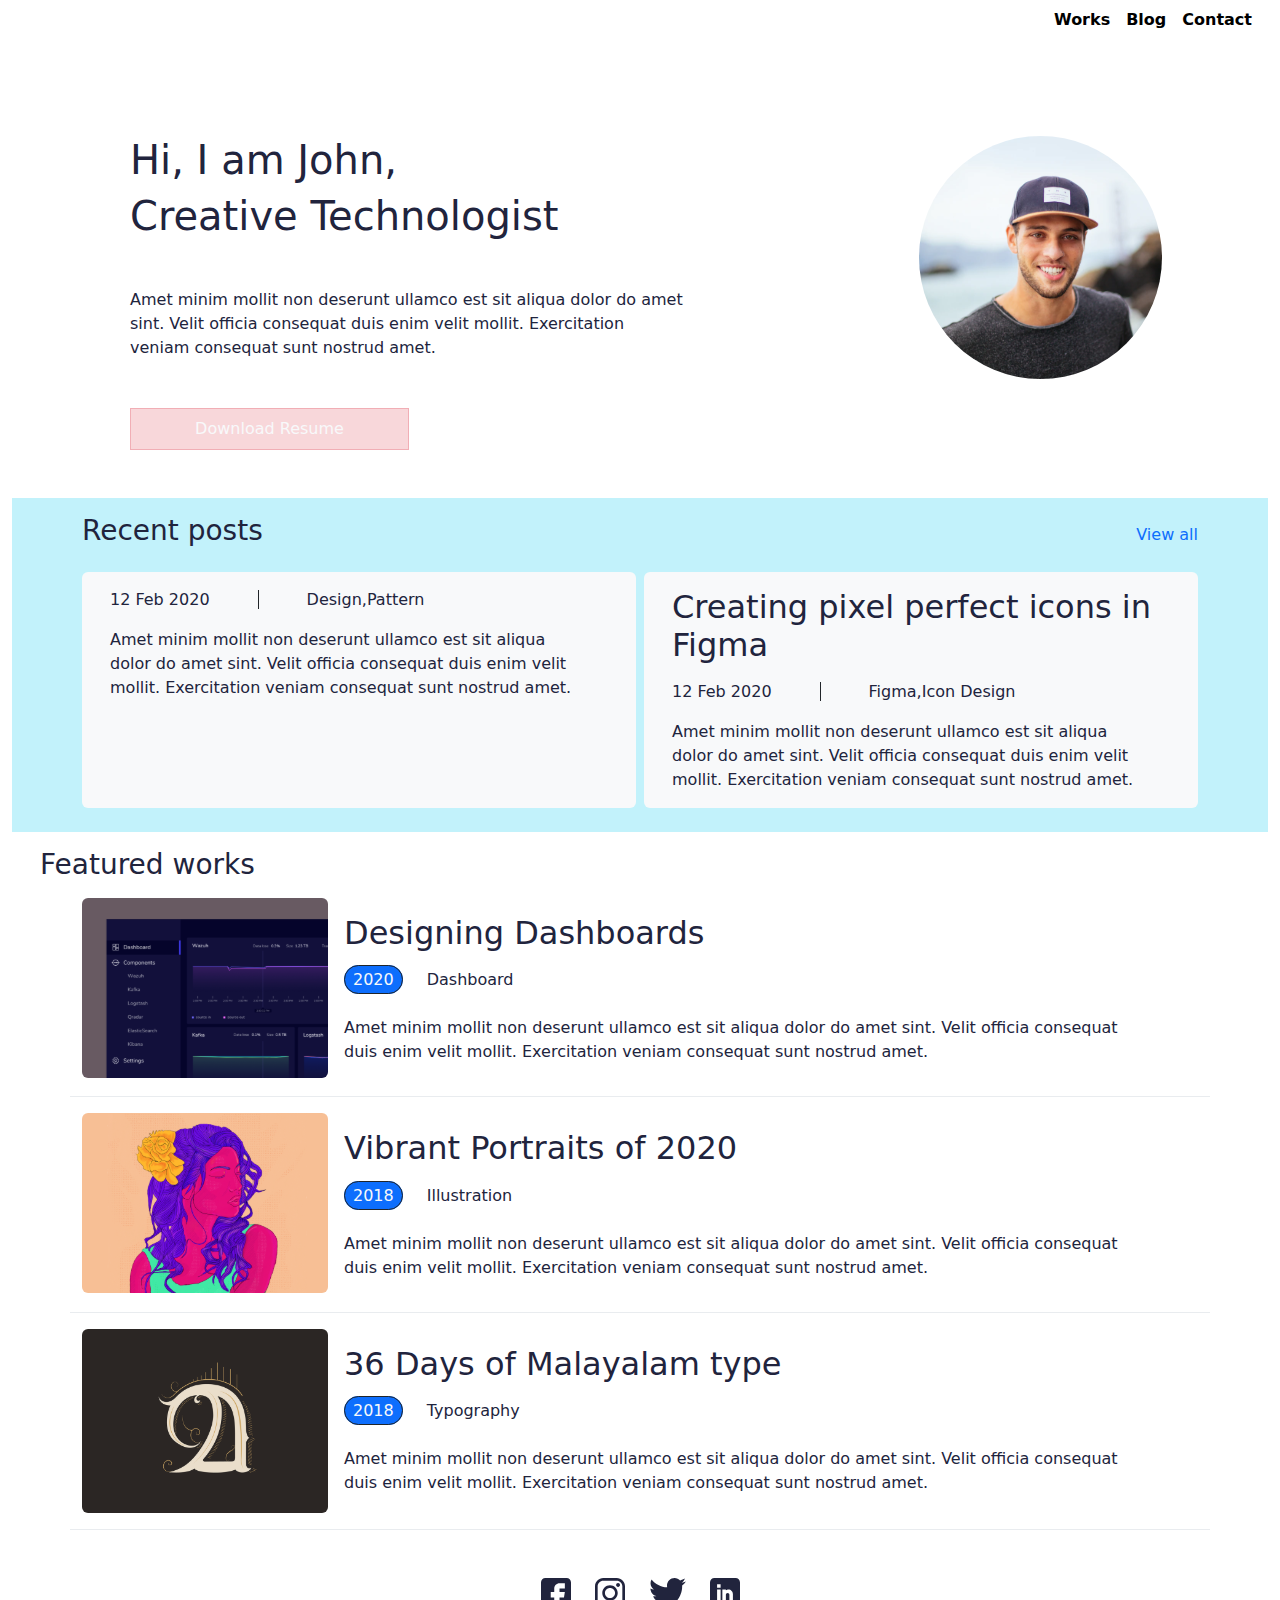
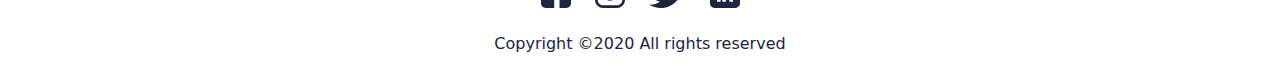
<file: index.html>
<!DOCTYPE html>
<html lang="en">
  <head>
    <meta charset="UTF-8" />
    <meta name="viewport" content="width=device-width, initial-scale=1.0" />
    <link
      href="https://cdn.jsdelivr.net/npm/bootstrap@5.3.3/dist/css/bootstrap.min.css"
      rel="stylesheet"
      integrity="sha384-QWTKZyjpPEjISv5WaRU9OFeRpok6YctnYmDr5pNlyT2bRjXh0JMhjY6hW+ALEwIH"
      crossorigin="anonymous"
    />
    <link rel="stylesheet" href="style.css" />
    <title>Document</title>
  </head>
  <body>
    <div class="container-fluid">
      <nav>
        <div class="navbar d-flex justify-content-end">
          <a class="nav-brand text-black text-decoration-none me-3" href="#"
            >Works</a
          >
          <a class="text-black text-decoration-none me-3" href="./blog.html"
            >Blog</a
          >
          <a class="text-black text-decoration-none me-3" href="#">Contact</a>
        </div>
      </nav>
      <main class="container overflow-hidden pt-5 position-relative pb-5">
        <section class="w-100 h-75">
          <div class="ms-5 mt-5">
            <img
              class="position-absolute top-0 end-0 mt-5 pt-5 me-5"
              src="./img/Ellipse 1.svg"
              alt=""
            />
            <h1>Hi, I am John,</h1>
            <h1>Creative Technologist</h1>
          </div>
          <p class="ms-5 mt-5 w-50">
            Amet minim mollit non deserunt ullamco est sit aliqua dolor do amet
            sint. Velit officia consequat duis enim velit mollit. Exercitation
            veniam consequat sunt nostrud amet.
          </p>
          <div
            class="ms-5 mt-5 bg-danger-subtle border border-danger-subtle w-25 text-center px-3 py-2"
          >
            <a class="link text-light text-decoration-none" href="#"
              >Download Resume</a
            >
          </div>
        </section>
      </main>
      <section class="container-fluid bg-info bg-opacity-25">
        <div
          class="container d-flex justify-content-between align-items-center"
        >
          <div class="my-3"><h3>Recent posts</h3></div>
          <a class="link text-decoration-none" href="#">View all</a>
        </div>
        <div class="container d-flex pb-4">
          <div class="container w-50 bg-light rounded-2 me-2">
            <h2 class="mt-3 ms-3"></h2>
            <div class="mt-3 ms-3">
              <span class="pe-5 border-end border-dark">12 Feb 2020</span
              ><span class="ps-5">Design,Pattern</span>
            </div>
            <p class="mt-3 ms-3 pe-5">
              Amet minim mollit non deserunt ullamco est sit aliqua dolor do
              amet sint. Velit officia consequat duis enim velit mollit.
              Exercitation veniam consequat sunt nostrud amet.
            </p>
          </div>
          <div class="container w-50 bg-light rounded-2">
            <h2 class="mt-3 ms-3">Creating pixel perfect icons in Figma</h2>
            <div class="mt-3 ms-3">
              <span class="pe-5 border-end border-dark">12 Feb 2020</span
              ><span class="ps-5">Figma,Icon Design</span>
            </div>
            <p class="mt-3 ms-3 pe-5">
              Amet minim mollit non deserunt ullamco est sit aliqua dolor do
              amet sint. Velit officia consequat duis enim velit mollit.
              Exercitation veniam consequat sunt nostrud amet.
            </p>
          </div>
        </div>
      </section>
      <section class="container-fluid">
        <div class="my-3 ms-3"><h3>Featured works</h3></div>
        <div class="container d-flex pb-3 border-bottom border-light-subtle">
          <div class="w-40">
            <img class="w-100" src="./img/pic1.svg" alt="" />
          </div>
          <div class="w-75">
            <div class="mt-3 ms-3"><h2>Designing Dashboards</h2></div>
            <div class="ms-3 mt-3">
              <a
                class="link text-light text-decoration-none bg-primary border border-dark rounded-4 px-2 py-1"
                href="#"
                >2020</a
              ><span class="ms-4">Dashboard</span>
            </div>

            <p class="ms-3 mt-4 pe-3">
              Amet minim mollit non deserunt ullamco est sit aliqua dolor do
              amet sint. Velit officia consequat duis enim velit mollit.
              Exercitation veniam consequat sunt nostrud amet.
            </p>
          </div>
        </div>
        <div class="container d-flex py-3 border-bottom border-light-subtle">
          <div class="w-40">
            <img class="w-100" src="./img/pic2.svg" alt="" />
          </div>
          <div class="w-75">
            <div class="mt-3 ms-3"><h2>Vibrant Portraits of 2020</h2></div>
            <div class="ms-3 mt-3">
              <a
                class="link text-light text-decoration-none bg-primary border border-dark rounded-4 px-2 py-1"
                href="#"
                >2018</a
              ><span class="ms-4">Illustration</span>
            </div>

            <p class="ms-3 mt-4 pe-3">
              Amet minim mollit non deserunt ullamco est sit aliqua dolor do
              amet sint. Velit officia consequat duis enim velit mollit.
              Exercitation veniam consequat sunt nostrud amet.
            </p>
          </div>
        </div>
        <div class="container d-flex py-3 border-bottom border-light-subtle">
          <div class="w-40">
            <img class="w-100" src="./img/pic3.svg" alt="" />
          </div>
          <div class="w-75">
            <div class="mt-3 ms-3"><h2>36 Days of Malayalam type</h2></div>
            <div class="ms-3 mt-3">
              <a
                class="link text-light text-decoration-none bg-primary border border-dark rounded-4 px-2 py-1"
                href="#"
                >2018</a
              ><span class="ms-4">Typography</span>
            </div>

            <p class="ms-3 mt-4 pe-3">
              Amet minim mollit non deserunt ullamco est sit aliqua dolor do
              amet sint. Velit officia consequat duis enim velit mollit.
              Exercitation veniam consequat sunt nostrud amet.
            </p>
          </div>
        </div>
      </section>
      <footer class="container">
        <div class="d-flex justify-content-center mt-5 mb-4">
          <a class="link pe-4" href="#"><img src="./img/fb.svg" alt="" /></a>
          <a class="link pe-4" href="#"><img src="./img/insta.svg" alt="" /></a>
          <a class="link pe-4" href="#"
            ><img src="./img/twiter.svg" alt=""
          /></a>
          <a class="link" href="#"><img src="./img/Linkedin.svg" alt="" /></a>
        </div>
        <p class="d-flex justify-content-center">
          Copyright ©2020 All rights reserved
        </p>
      </footer>
    </div>

    <script
      src="https://cdn.jsdelivr.net/npm/bootstrap@5.3.3/dist/js/bootstrap.bundle.min.js"
      integrity="sha384-YvpcrYf0tY3lHB60NNkmXc5s9fDVZLESaAA55NDzOxhy9GkcIdslK1eN7N6jIeHz"
      crossorigin="anonymous"
    ></script>
  </body>
</html>
</file>
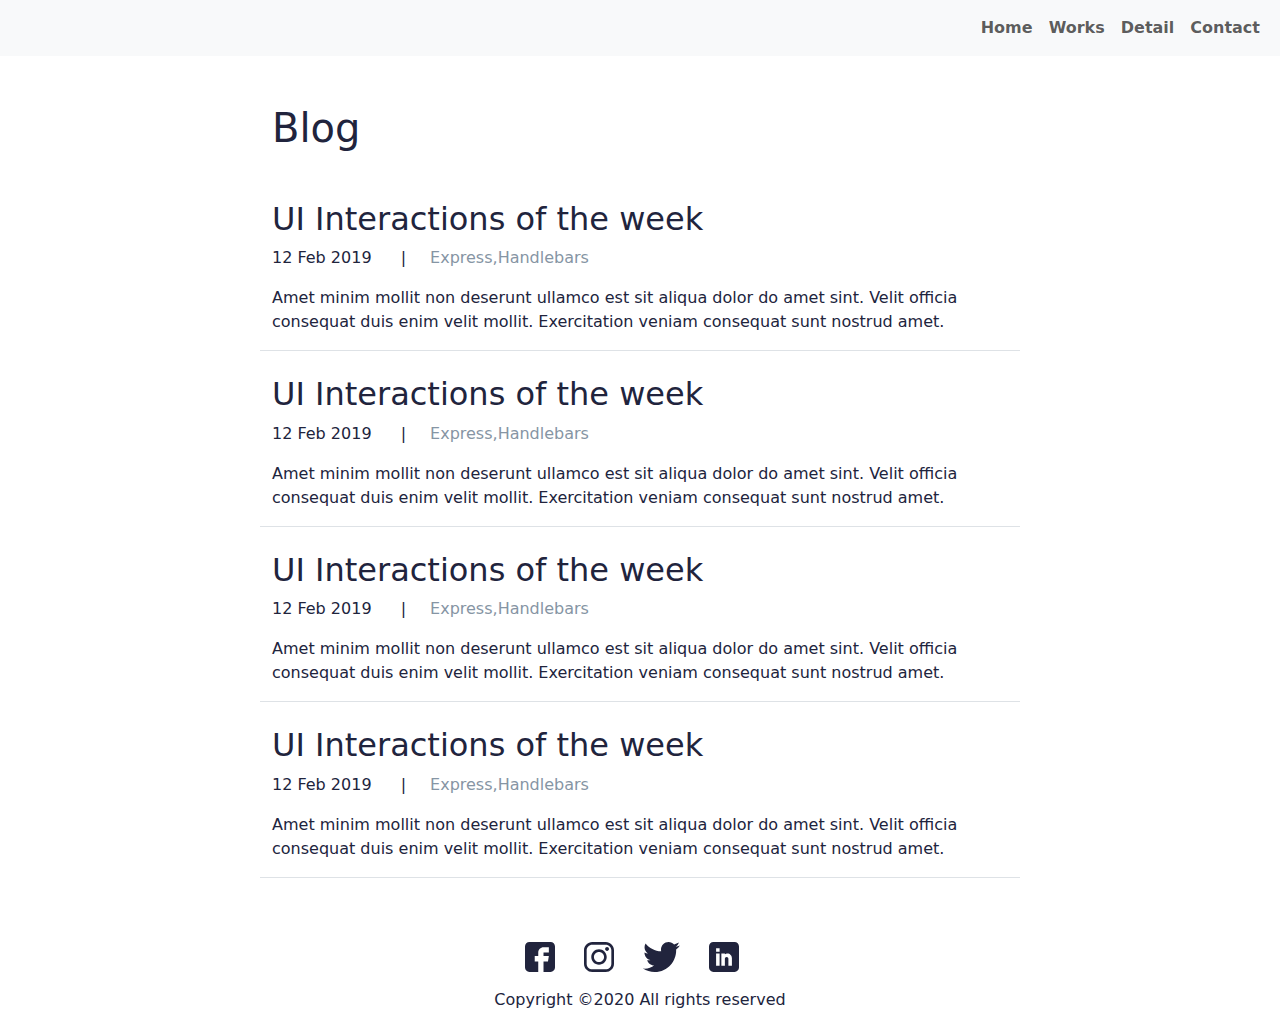
<file: blog.html>
<!DOCTYPE html>
<html lang="en">
  <head>
    <meta charset="UTF-8" />
    <meta name="viewport" content="width=device-width, initial-scale=1.0" />
    <title>Blog Pages</title>
    <link
      href="https://cdn.jsdelivr.net/npm/bootstrap@5.3.3/dist/css/bootstrap.min.css"
      rel="stylesheet"
      integrity="sha384-QWTKZyjpPEjISv5WaRU9OFeRpok6YctnYmDr5pNlyT2bRjXh0JMhjY6hW+ALEwIH"
      crossorigin="anonymous"
    />
    <link rel="stylesheet" href="style.css" />
  </head>

  <body>
    <nav class="navbar navbar-expand-lg bg-body-tertiary">
      <div class="container-fluid">
        <button
          class="navbar-toggler ms-auto"
          data-bs-toggle="collapse"
          data-bs-target="#navbarTogglerDemo01"
          aria-controls="navbarTogglerDemo01"
          aria-expanded="false"
          aria-label="Toggle navigation"
        >
          <span class="navbar-toggler-icon"></span>
        </button>
        <div class="collapse navbar-collapse" id="navbarTogglerDemo01">
          <ul class="navbar-nav ms-auto">
            <li class="nav-item ms-auto">
              <a class="nav-link" href="./home.html">Home</a>
            </li>
            <li class="nav-item ms-auto">
              <a class="nav-link" href="./works.html">Works</a>
            </li>
            <li class="nav-item ms-auto">
              <a class="nav-link" href="./detail.html">Detail</a>
            </li>
            <li class="nav-item ms-auto">
              <a class="nav-link" href="./index.html">Contact</a>
            </li>
          </ul>
        </div>
      </div>
    </nav>
    <div class="container">
      <div class="row justify-content-center">
        <div class="col-md-8 col-xs-12 border-bottom">
          <h1 class="my-5">Blog</h1>
          <div>
            <h2>UI Interactions of the week</h2>
            <p>
              12 Feb 2019 <span class="mx-4">|</span
              ><span class="text-muted">Express,Handlebars</span>
            </p>
            <p>
              Amet minim mollit non deserunt ullamco est sit aliqua dolor do
              amet sint. Velit officia consequat duis enim velit mollit.
              Exercitation veniam consequat sunt nostrud amet.
            </p>
          </div>
        </div>
        <div class="col-md-8 col-xs-12 border-bottom">
          <div>
            <h2 class="mt-4">UI Interactions of the week</h2>
            <p>
              12 Feb 2019 <span class="mx-4">|</span
              ><span class="text-muted">Express,Handlebars</span>
            </p>
            <p>
              Amet minim mollit non deserunt ullamco est sit aliqua dolor do
              amet sint. Velit officia consequat duis enim velit mollit.
              Exercitation veniam consequat sunt nostrud amet.
            </p>
          </div>
        </div>
        <div class="col-md-8 col-xs-12 border-bottom">
          <div>
            <h2 class="mt-4">UI Interactions of the week</h2>
            <p>
              12 Feb 2019 <span class="mx-4">|</span
              ><span class="text-muted">Express,Handlebars</span>
            </p>
            <p>
              Amet minim mollit non deserunt ullamco est sit aliqua dolor do
              amet sint. Velit officia consequat duis enim velit mollit.
              Exercitation veniam consequat sunt nostrud amet.
            </p>
          </div>
        </div>
        <div class="col-md-8 col-xs-12 border-bottom mb-5">
          <div>
            <h2 class="mt-4">UI Interactions of the week</h2>
            <p>
              12 Feb 2019 <span class="mx-4">|</span
              ><span class="text-muted">Express,Handlebars</span>
            </p>
            <p>
              Amet minim mollit non deserunt ullamco est sit aliqua dolor do
              amet sint. Velit officia consequat duis enim velit mollit.
              Exercitation veniam consequat sunt nostrud amet.
            </p>
          </div>
        </div>
      </div>
    </div>
    <footer class="footer">
      <div class="container mt-3">
        <div class="row justify-content-center">
          <div class="col-lg text-center">
            <ul class="list-inline">
              <li class="list-inline-item pe-3">
                <img src="./img/fb.svg" alt="" />
              </li>
              <li class="list-inline-item pe-3">
                <img src="./img/insta.svg" alt="" />
              </li>
              <li class="list-inline-item pe-3">
                <img src="./img/twiter.svg" alt="" />
              </li>
              <li class="list-inline-item pe-3">
                <img src="./img/Linkedin.svg" alt="" />
              </li>
            </ul>
            <p>Copyright ©2020 All rights reserved</p>
          </div>
        </div>
      </div>
    </footer>

    <script
      src="https://cdn.jsdelivr.net/npm/bootstrap@5.3.3/dist/js/bootstrap.bundle.min.js"
      integrity="sha384-YvpcrYf0tY3lHB60NNkmXc5s9fDVZLESaAA55NDzOxhy9GkcIdslK1eN7N6jIeHz"
      crossorigin="anonymous"
    ></script>
  </body>
</html>
</file>
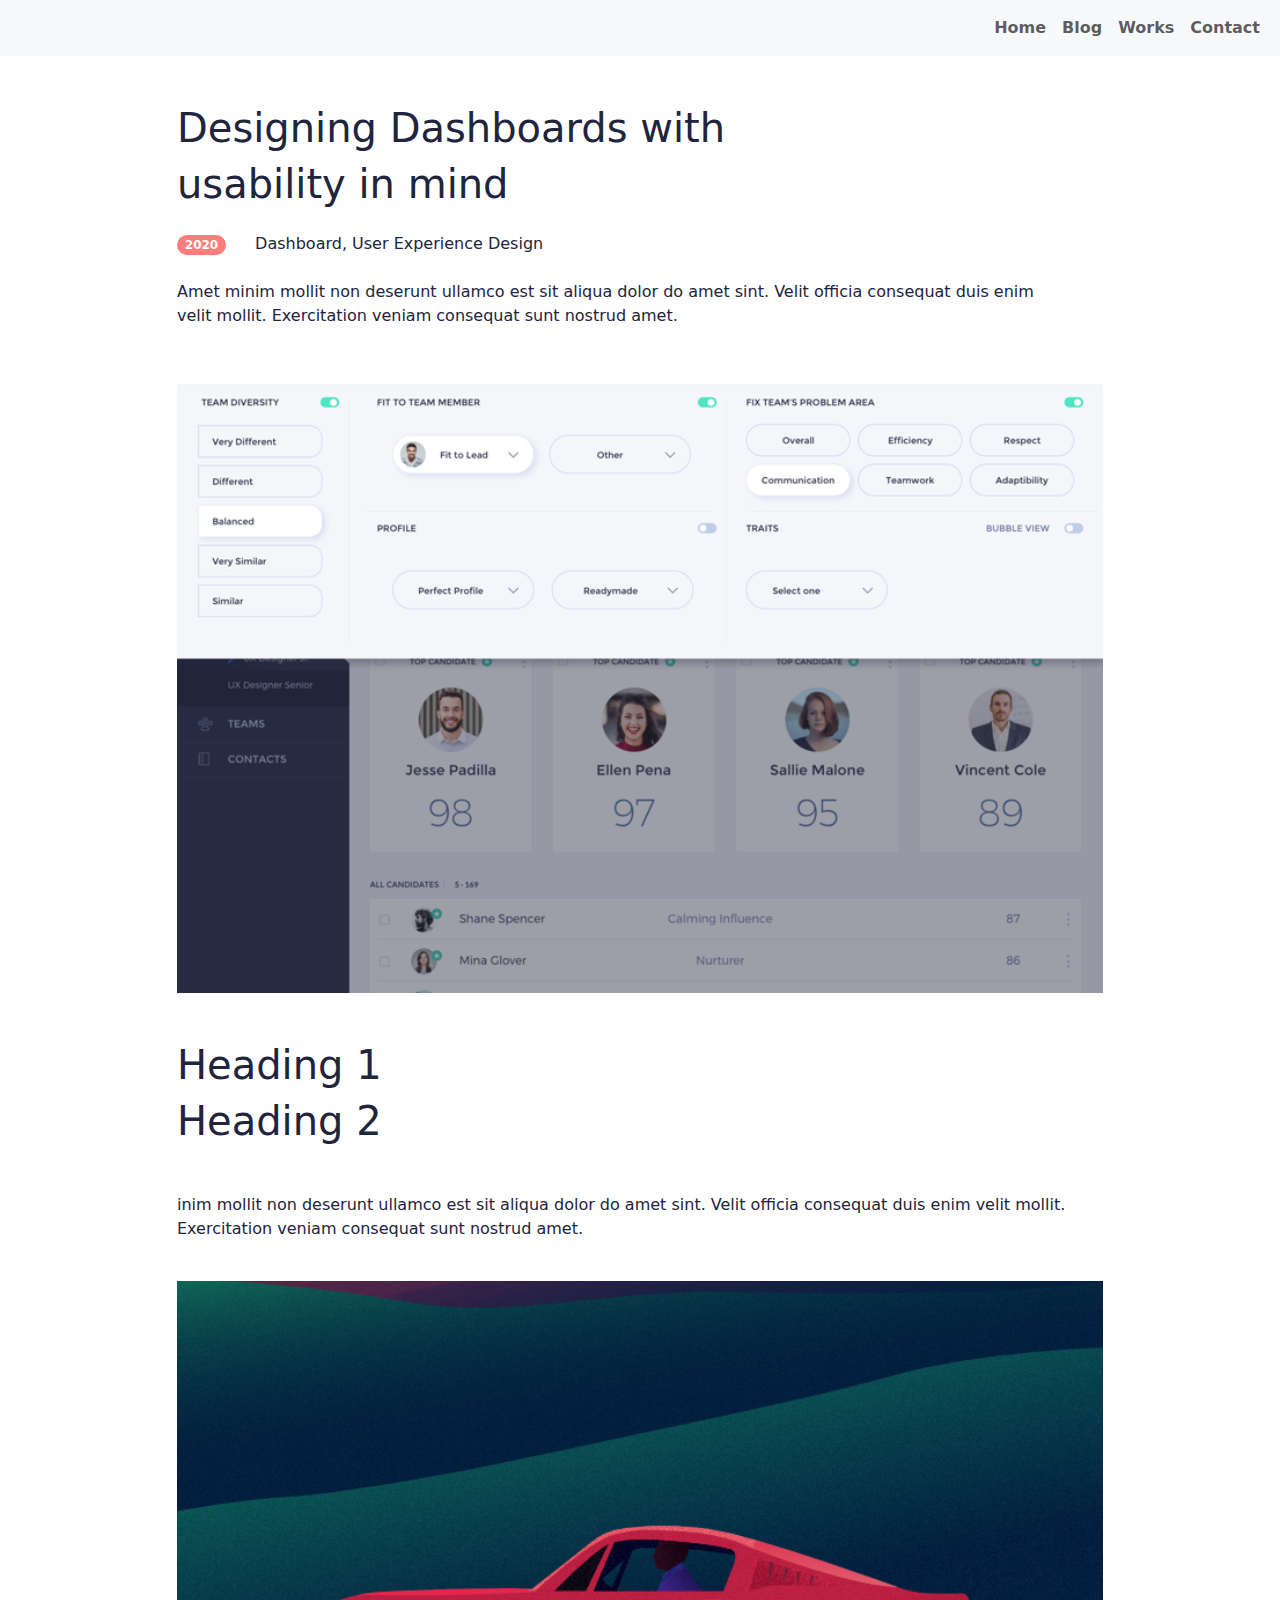
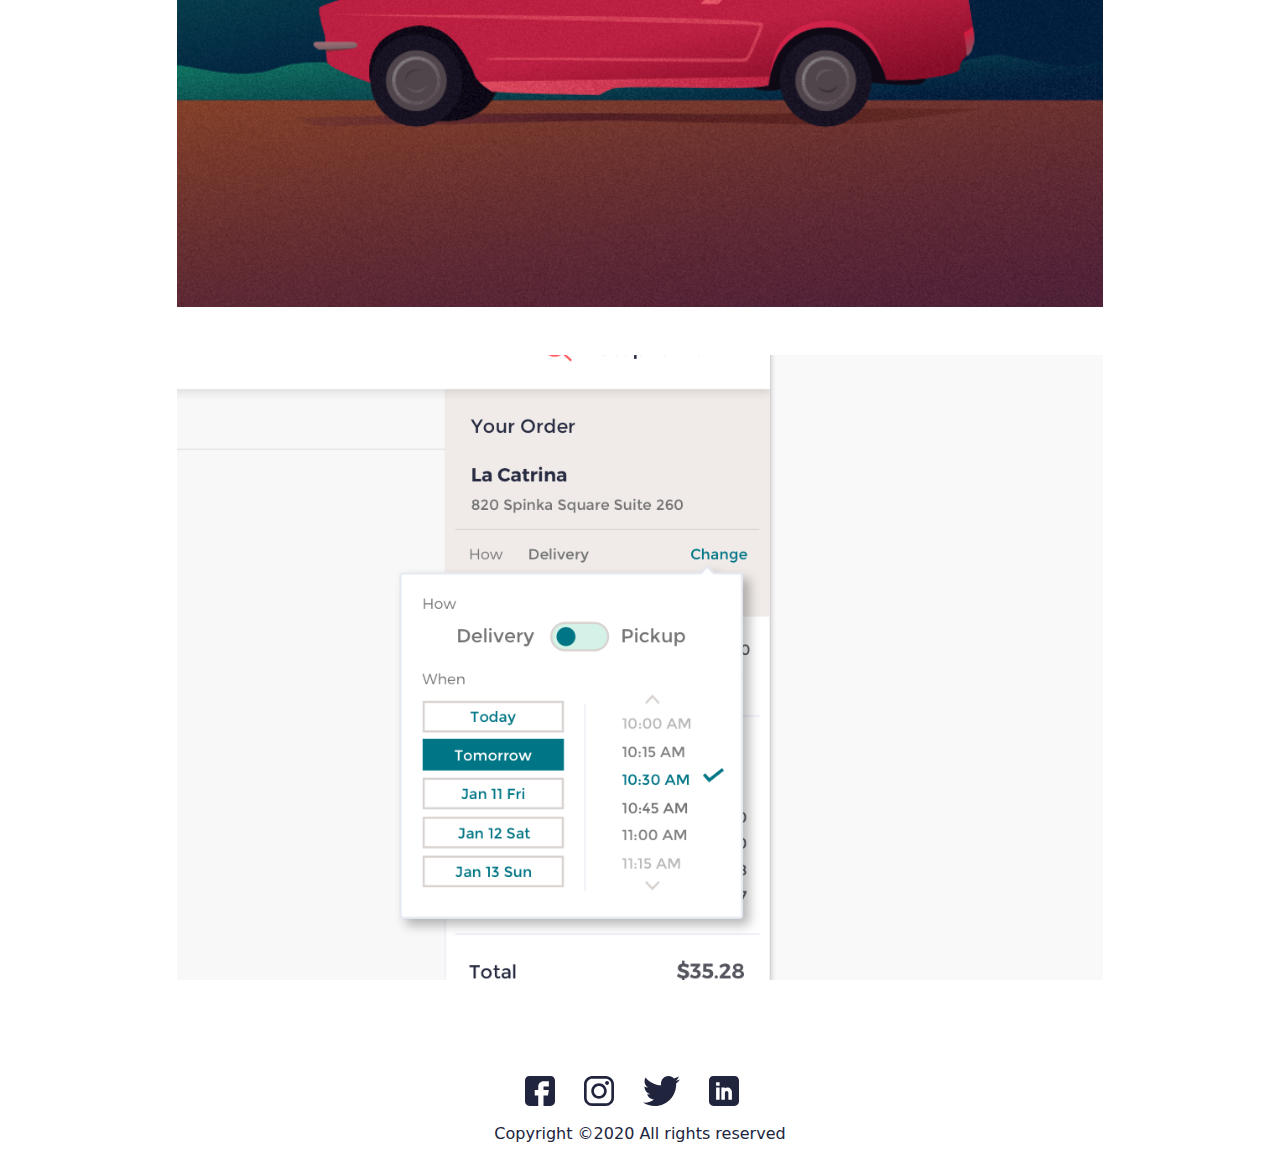
<file: detail.html>
<!DOCTYPE html>
<html lang="en">

<head>
    <meta charset="UTF-8">
    <meta name="viewport" content="width=device-width, initial-scale=1.0">
    <link href="https://cdn.jsdelivr.net/npm/bootstrap@5.3.3/dist/css/bootstrap.min.css" rel="stylesheet"
        integrity="sha384-QWTKZyjpPEjISv5WaRU9OFeRpok6YctnYmDr5pNlyT2bRjXh0JMhjY6hW+ALEwIH" crossorigin="anonymous" />
    <link rel="stylesheet" href="style.css" />
    <title>Detail pages</title>

</head>

<body>
    <nav class="navbar navbar-expand-lg bg-body-tertiary">
        <div class="container-fluid">
            <button class="navbar-toggler ms-auto" data-bs-toggle="collapse" data-bs-target="#navbarTogglerDemo01"
                aria-controls="navbarTogglerDemo01" aria-expanded="false" aria-label="Toggle navigation">
                <span class="navbar-toggler-icon"></span>
            </button>
            <div class="collapse navbar-collapse" id="navbarTogglerDemo01">
                <ul class="navbar-nav ms-auto">
                    <li class="nav-item ms-auto">
                        <a class="nav-link" href="./home.html">Home</a>
                    </li>
                    <li class="nav-item ms-auto">
                        <a class="nav-link" href="./blog.html">Blog</a>
                    </li>
                    <li class="nav-item ms-auto">
                        <a class="nav-link" href="./works.html">Works</a>
                    </li>
                    <li class="nav-item ms-auto">
                        <a class="nav-link" href="#">Contact</a>
                    </li>
                </ul>
            </div>
        </div>
    </nav>
    <div class="container">
        <div class="row mt-5 justify-content-center">

            <div class="col-12 col-md-10 pe-5 mb-4 ">
                <h1>Designing Dashboards with </h1>
                <h1>usability in mind </h1>
                <div class="my-4 ">
                    <span class="badge rounded-pill me-4 " style="background-color: #FF7C7C;">2020</span> <span class="">Dashboard, User Experience
                        Design</span>

                </div>
                <p>Amet minim mollit non deserunt ullamco est sit aliqua dolor do
                    amet sint. Velit officia consequat duis enim velit mollit.
                    Exercitation veniam consequat sunt nostrud amet.</p>
            </div>
            <div class="col-12 col-md-10  text-center "><img class="w-100 " src="./img/work1.svg" alt=""></div>
        </div>
    </div>
    <div class="container">
        <div class="row mt-5 justify-content-center">

            <div class="col-12 col-md-10 pe-5 mb-4 ">
                <div class="mb-5">
                    <h1>Heading 1 </h1>
                    <h1>Heading 2 </h1>
                </div>
                <p>inim mollit non deserunt ullamco est sit aliqua dolor do
                    amet sint. Velit officia consequat duis enim velit mollit.
                    Exercitation veniam consequat sunt nostrud amet.</p>
            </div>
            <div class="col-12 col-md-10 text-center "><img class="w-100 " src="./img/work2.svg" alt=""></div>
        </div>
    </div>
    <div class="container">
        <div class="row mt-5 justify-content-center">


            <div class="col-12 col-md-10 text-center "><img class="w-100 " src="./img/work3.svg" alt=""></div>
        </div>
    </div>
    <footer class="footer">
        <div class="container mt-5">
            <div class="row">
                <div class="col-lg text-center mt-5">
                    <ul class="list-inline">
                        <li class="list-inline-item pe-3">
                            <img src="./img/fb.svg" alt="" />
                        </li>
                        <li class="list-inline-item pe-3">
                            <img src="./img/insta.svg" alt="" />
                        </li>
                        <li class="list-inline-item pe-3">
                            <img src="./img/twiter.svg" alt="" />
                        </li>
                        <li class="list-inline-item pe-3">
                            <img src="./img/Linkedin.svg" alt="" />
                        </li>
                    </ul>
                    <p>Copyright ©2020 All rights reserved</p>

                </div>
            </div>
        </div>
    </footer>
    <script src="https://cdn.jsdelivr.net/npm/bootstrap@5.3.3/dist/js/bootstrap.bundle.min.js"
        integrity="sha384-YvpcrYf0tY3lHB60NNkmXc5s9fDVZLESaAA55NDzOxhy9GkcIdslK1eN7N6jIeHz" crossorigin="anonymous">
    </script>
</body>

</html>
</file>
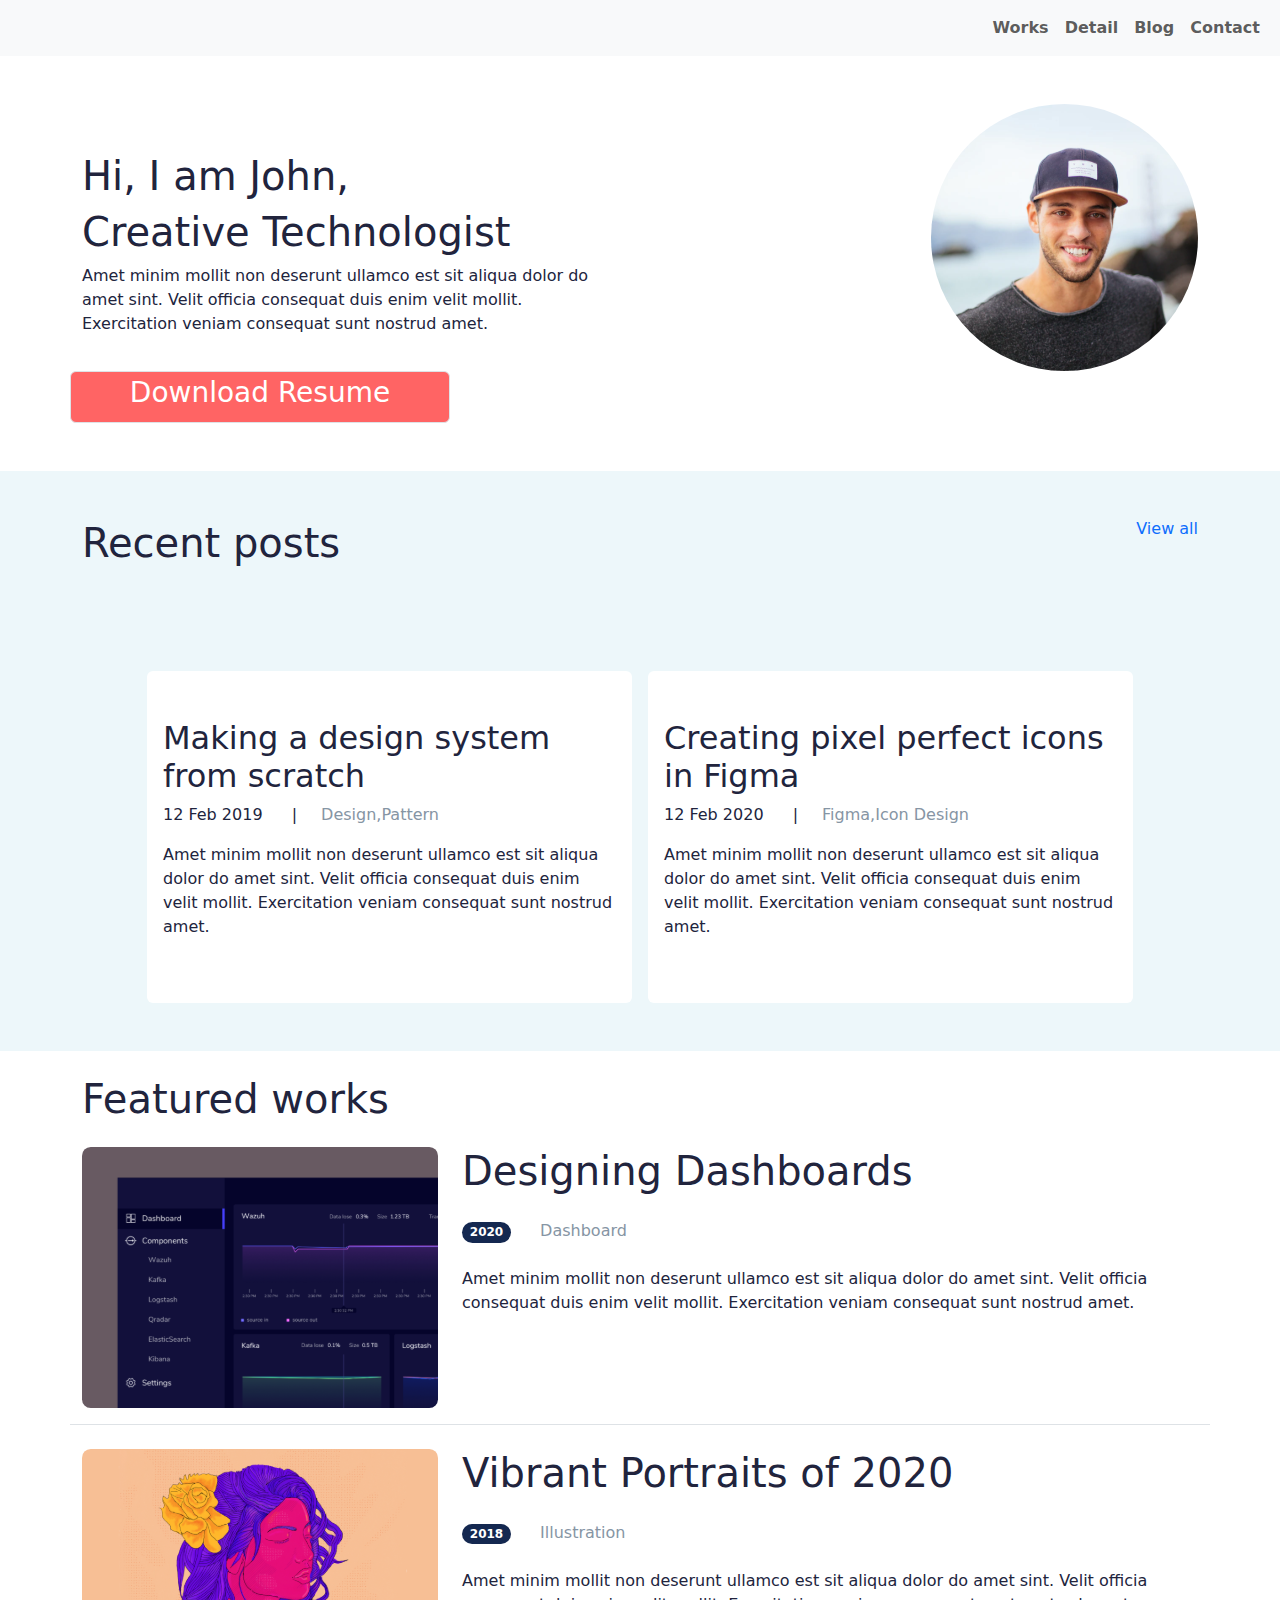
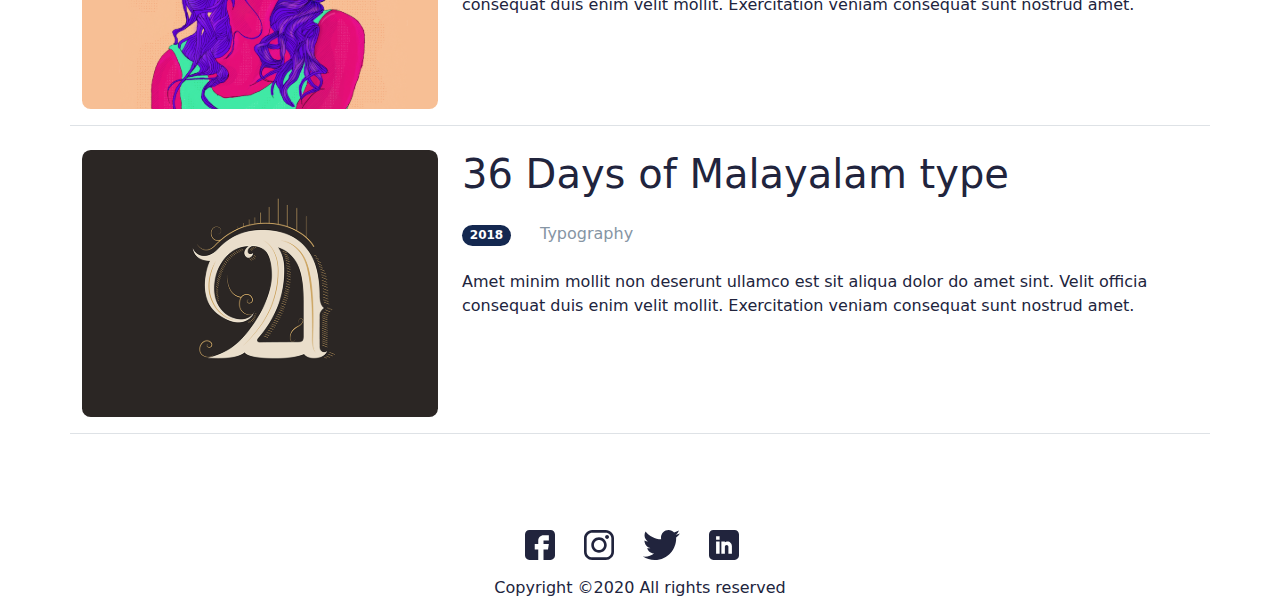
<file: home.html>
<!DOCTYPE html>
<html lang="en">

<head>
  <meta charset="UTF-8" />
  <meta name="viewport" content="width=device-width, initial-scale=1.0" />
  <link href="https://cdn.jsdelivr.net/npm/bootstrap@5.3.3/dist/css/bootstrap.min.css" rel="stylesheet"
    integrity="sha384-QWTKZyjpPEjISv5WaRU9OFeRpok6YctnYmDr5pNlyT2bRjXh0JMhjY6hW+ALEwIH" crossorigin="anonymous" />
  <link rel="stylesheet" href="style.css" />
  <title>Home Page</title>
  <link rel="stylesheet" href="style.css">
</head>

<body>
  <nav class="navbar navbar-expand-lg bg-body-tertiary">
    <div class="container-fluid">
      <button class="navbar-toggler ms-auto" data-bs-toggle="collapse" data-bs-target="#navbarTogglerDemo01"
        aria-controls="navbarTogglerDemo01" aria-expanded="false" aria-label="Toggle navigation">
        <span class="navbar-toggler-icon"></span>
      </button>
      <div class="collapse navbar-collapse" id="navbarTogglerDemo01">
        <ul class="navbar-nav ms-auto">
          <li class="nav-item ms-auto">
            <a class="nav-link" href="./works.html">Works</a>
          </li>
          <li class="nav-item ms-auto">
            <a class="nav-link" href="./detail.html">Detail</a>
          </li>
          <li class="nav-item ms-auto">
            <a class="nav-link" href="./blog.html">Blog</a>
          </li>
          <li class="nav-item ms-auto">
            <a class="nav-link" href="#">Contact</a>
          </li>
        </ul>
      </div>
    </div>
  </nav>

  <div class="container">
    <div class="col-12 ">
      <div class="row justify-content-center  pt-5">
        <div class="container">
          <div class="row g-5">
            <div class="col-12 col-md-6 order-md-2 text-md-end text-center">
              <img class="img-fluid w-50  " src="./img/Ellipse 1.svg" alt="" />
            </div>
            <div class="col-12 col-md-6 order-md-1 pe-5 pt-5 text-md-start text-center  ">
              <h1>Hi, I am John,</h1>
              <h1>Creative Technologist</h1>
              <p class="">
                Amet minim mollit non deserunt ullamco est sit aliqua dolor do
                amet sint. Velit officia consequat duis enim velit mollit.
                Exercitation veniam consequat sunt nostrud amet.
              </p>
            </div>
          </div>

        </div>
        <div class="container">
          <div class="row justify-content-center justify-content-md-start  ">
            <div class="download col-9 col-md-4  order-md-3  border   rounded-2 mb-5 text-center ">
              <h3 class="text-white py-1 ">Download Resume</h3>
            </div>
          </div>
        </div>
      </div>
    </div>
  </div>
  </div>
  <div class="recent container-fluid py-5">
    <div class="container ">
      <div class="row justify-content-center ">
        <div class="col ">

          <div class="row mb-5 ">
            <div class="col-md-6">
              <h1>Recent posts</h1>
            </div>
            <div class="col-md-6 text-md-end d-none d-md-block ">
              <h6 class="text-primary">View all</h6>
            </div>
            
          </div>

          <div class="row mt-3 g-5 justify-content-center">
              <div class="col-md-5 col-sm-12 bg-white px-3 py-5 rounded-2 me-3 ">
                <h2>Making a design system from scratch</h2>
                <p>
                  12 Feb 2019 <span class="mx-4">|</span><span class="text-muted">Design,Pattern</span>
                  <p>Amet minim mollit non deserunt ullamco est sit aliqua dolor do
                    amet sint. Velit officia consequat duis enim velit mollit.
                    Exercitation veniam consequat sunt nostrud amet.</p>
                </p>
              </div>
  
              <div class="col-md-5 col-sm-12 bg-white px-3 py-5 rounded-2 ">
                <h2>Creating pixel perfect icons in Figma</h2>
                <p>
                  12 Feb 2020 <span class="mx-4">|</span><span class="text-muted">Figma,Icon Design</span>
                  <p>Amet minim mollit non deserunt ullamco est sit aliqua dolor do
                    amet sint. Velit officia consequat duis enim velit mollit.
                    Exercitation veniam consequat sunt nostrud amet.</p>
                </p>
              </div>

          </div>

        </div>
      </div>
    </div>
  </div>
  <div class="container ">
    <div class="row justify-content-center ">
      <div class="col-12 ">
        <div class="row border-bottom pb-3">
          <div class="col-md-12 ">
            <div class="my-4  text-xs-center">
              <h1 class="">Featured works</h1>
            </div>
          </div>
          <div class="col-md-4 col-sm-12 text-center "><img class="w-100 " src="./img/pic1.svg" alt=""></div>
          <div class="col-md-8 pe-5 ">
            <h1>Designing Dashboards</h1>
            <div class="my-4 ">
              <span class="badge rounded-pill me-4">2020</span> <span class="text-muted">Dashboard</span>

            </div>
            <p>Amet minim mollit non deserunt ullamco est sit aliqua dolor do
              amet sint. Velit officia consequat duis enim velit mollit.
              Exercitation veniam consequat sunt nostrud amet.</p>
          </div>
        </div>

      </div>
      <div class="col-12 ">
        <div class="row border-bottom pb-3">
          <div class="col-md-12">
            <div class="my-4"></div>
          </div>
          <div class="col-md-4 col-sm-12 text-center"><img class="w-100" src="./img/pic2.svg" alt=""></div>
          <div class="col-md-8 pe-5  ">
            <h1>Vibrant Portraits of 2020</h1>
            <div class="my-4 ">
              <span class="badge rounded-pill me-4">2018</span> <span class="text-muted">Illustration</span>

            </div>
            <p>Amet minim mollit non deserunt ullamco est sit aliqua dolor do
              amet sint. Velit officia consequat duis enim velit mollit.
              Exercitation veniam consequat sunt nostrud amet.</p>
          </div>
        </div>

      </div>
      <div class="col-12 ">
        <div class="row border-bottom pb-3">
          <div class="col-md-12">
            <div class="my-4"></div>
          </div>
          <div class="col-md-4 col-sm-12 text-center"><img class="w-100" src="./img/pic3.svg" alt=""></div>
          <div class="col-md-8 pe-5  ">
            <h1>36 Days of Malayalam type</h1>
            <div class="my-4 ">
              <span class="badge rounded-pill me-4">2018</span> <span class="text-muted">Typography</span>

            </div>
            <p>Amet minim mollit non deserunt ullamco est sit aliqua dolor do
              amet sint. Velit officia consequat duis enim velit mollit.
              Exercitation veniam consequat sunt nostrud amet.</p>
          </div>
        </div>

      </div>
    </div>
  </div>
  <footer class="footer">
    <div class="container mt-5">
      <div class="row">
        <div class="col-lg text-center mt-5">
          <ul class="list-inline">
            <li class="list-inline-item pe-3">
              <img src="./img/fb.svg" alt="" />
            </li>
            <li class="list-inline-item pe-3">
              <img src="./img/insta.svg" alt="" />
            </li>
            <li class="list-inline-item pe-3">
              <img src="./img/twiter.svg" alt="" />
            </li>
            <li class="list-inline-item pe-3">
              <img src="./img/Linkedin.svg" alt="" />
            </li>
          </ul>
          <p>Copyright ©2020 All rights reserved</p>

        </div>
      </div>
    </div>
  </footer>
  <script src="https://cdn.jsdelivr.net/npm/bootstrap@5.3.3/dist/js/bootstrap.bundle.min.js"
    integrity="sha384-YvpcrYf0tY3lHB60NNkmXc5s9fDVZLESaAA55NDzOxhy9GkcIdslK1eN7N6jIeHz" crossorigin="anonymous">
  </script>
</body>

</html>
</file>
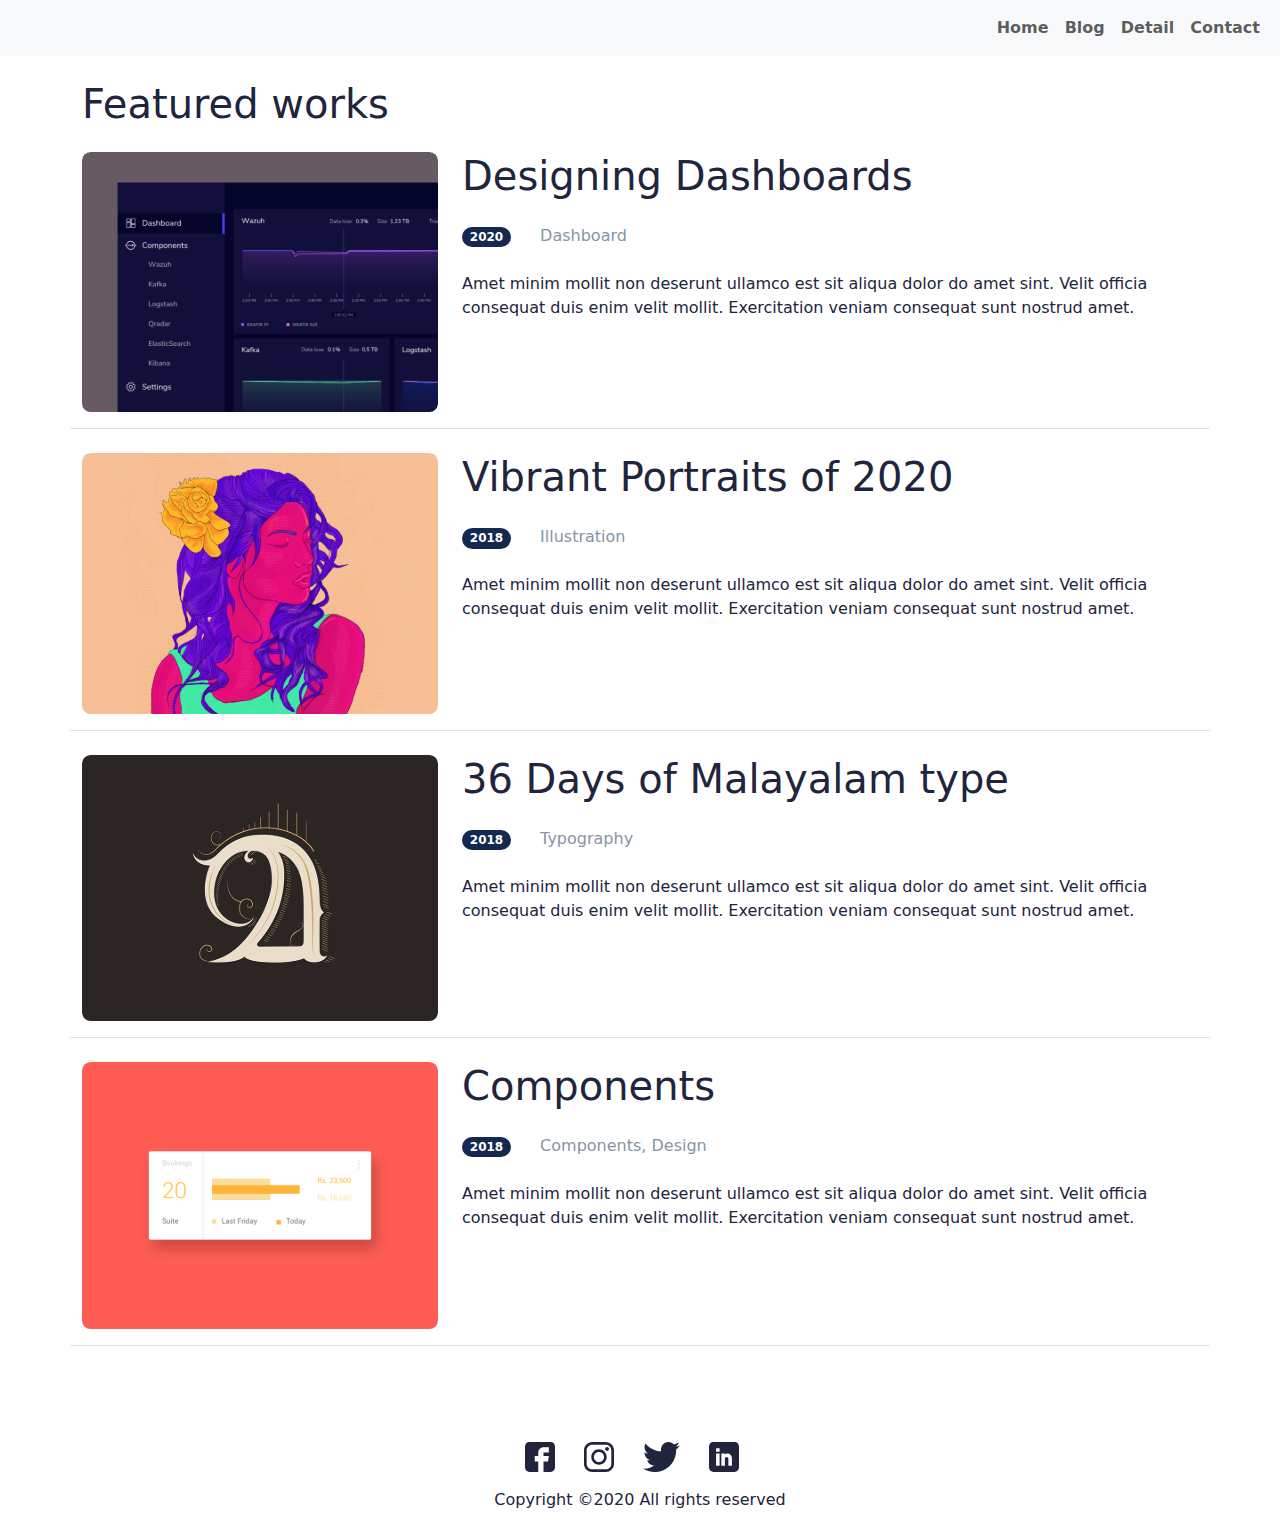
<file: works.html>
<!DOCTYPE html>
<html lang="en">

<head>
    <meta charset="UTF-8">
    <meta name="viewport" content="width=device-width, initial-scale=1.0">
    <link href="https://cdn.jsdelivr.net/npm/bootstrap@5.3.3/dist/css/bootstrap.min.css" rel="stylesheet"
        integrity="sha384-QWTKZyjpPEjISv5WaRU9OFeRpok6YctnYmDr5pNlyT2bRjXh0JMhjY6hW+ALEwIH" crossorigin="anonymous" />
    <link rel="stylesheet" href="style.css" />
    <title>Works pages</title>
</head>

<body>
    <nav class="navbar navbar-expand-lg bg-body-tertiary">
        <div class="container-fluid">
            <button class="navbar-toggler ms-auto" data-bs-toggle="collapse" data-bs-target="#navbarTogglerDemo01"
                aria-controls="navbarTogglerDemo01" aria-expanded="false" aria-label="Toggle navigation">
                <span class="navbar-toggler-icon"></span>
            </button>
            <div class="collapse navbar-collapse" id="navbarTogglerDemo01">
                <ul class="navbar-nav ms-auto">
                    <li class="nav-item ms-auto">
                        <a class="nav-link" href="./home.html">Home</a>
                    </li>
                    <li class="nav-item ms-auto">
                        <a class="nav-link" href="./blog.html">Blog</a>
                    </li>
                    <li class="nav-item ms-auto">
                        <a class="nav-link" href="./detail.html">Detail</a>
                    </li>
                    <li class="nav-item ms-auto">
                        <a class="nav-link" href="./index.html">Contact</a>
                    </li>
                </ul>
            </div>
        </div>
    </nav>
    
    <div class="container ">
        <div class="row justify-content-center ">
            <div class="col-12 ">
                <div class="row border-bottom pb-3">
                    <div class="col-md-12 ">
                        <div class="my-4  text-xs-center">
                            <h1 class="">Featured works</h1>
                        </div>
                    </div>
                    <div class="col-md-4 col-sm-12 text-center "><img class="w-100 " src="./img/pic1.svg" alt=""></div>
                    <div class="col-md-8 pe-5 ">
                        <h1>Designing Dashboards</h1>
                        <div class="my-4 ">
                            <span class="badge rounded-pill me-4">2020</span> <span class="text-muted">Dashboard</span>

                        </div>
                        <p>Amet minim mollit non deserunt ullamco est sit aliqua dolor do
                            amet sint. Velit officia consequat duis enim velit mollit.
                            Exercitation veniam consequat sunt nostrud amet.</p>
                    </div>
                </div>

            </div>
            <div class="col-12 ">
                <div class="row border-bottom pb-3">
                    <div class="col-md-12">
                        <div class="my-4"></div>
                    </div>
                    <div class="col-md-4 col-sm-12 text-center"><img class="w-100" src="./img/pic2.svg" alt=""></div>
                    <div class="col-md-8 pe-5  ">
                        <h1>Vibrant Portraits of 2020</h1>
                        <div class="my-4 ">
                            <span class="badge rounded-pill me-4">2018</span> <span
                                class="text-muted">Illustration</span>

                        </div>
                        <p>Amet minim mollit non deserunt ullamco est sit aliqua dolor do
                            amet sint. Velit officia consequat duis enim velit mollit.
                            Exercitation veniam consequat sunt nostrud amet.</p>
                    </div>
                </div>

            </div>
            <div class="col-12 ">
                <div class="row border-bottom pb-3">
                    <div class="col-md-12">
                        <div class="my-4"></div>
                    </div>
                    <div class="col-md-4 col-sm-12 text-center"><img class="w-100" src="./img/pic3.svg" alt=""></div>
                    <div class="col-md-8 pe-5  ">
                        <h1>36 Days of Malayalam type</h1>
                        <div class="my-4 ">
                            <span class="badge rounded-pill me-4">2018</span> <span class="text-muted">Typography</span>

                        </div>
                        <p>Amet minim mollit non deserunt ullamco est sit aliqua dolor do
                            amet sint. Velit officia consequat duis enim velit mollit.
                            Exercitation veniam consequat sunt nostrud amet.</p>
                    </div>
                </div>

            </div>
            <div class="col-12 ">
                <div class="row border-bottom pb-3">
                    <div class="col-md-12">
                        <div class="my-4"></div>
                    </div>
                    <div class="col-md-4 col-sm-12 text-center"><img class="w-100" src="./img/Rectangle 40.svg" alt=""></div>
                    <div class="col-md-8 pe-5  ">
                        <h1>Components</h1>
                        <div class="my-4 ">
                            <span class="badge rounded-pill me-4">2018</span> <span class="text-muted">Components, Design</span>

                        </div>
                        <p>Amet minim mollit non deserunt ullamco est sit aliqua dolor do
                            amet sint. Velit officia consequat duis enim velit mollit.
                            Exercitation veniam consequat sunt nostrud amet.</p>
                    </div>
                </div>

            </div>
        </div>
    </div>
    <footer class="footer">
        <div class="container mt-5">
          <div class="row">
            <div class="col-lg text-center mt-5">
              <ul class="list-inline">
                <li class="list-inline-item pe-3">
                  <img src="./img/fb.svg" alt="" />
                </li>
                <li class="list-inline-item pe-3">
                  <img src="./img/insta.svg" alt="" />
                </li>
                <li class="list-inline-item pe-3">
                  <img src="./img/twiter.svg" alt="" />
                </li>
                <li class="list-inline-item pe-3">
                  <img src="./img/Linkedin.svg" alt="" />
                </li>
              </ul>
              <p>Copyright ©2020 All rights reserved</p>
    
            </div>
          </div>
        </div>
      </footer>
    <script src="https://cdn.jsdelivr.net/npm/bootstrap@5.3.3/dist/js/bootstrap.bundle.min.js"
        integrity="sha384-YvpcrYf0tY3lHB60NNkmXc5s9fDVZLESaAA55NDzOxhy9GkcIdslK1eN7N6jIeHz" crossorigin="anonymous">
    </script>
</body>

</html>
</file>
<file: style.css>
* {
  padding: 0;
  margin: 0;
  box-sizing: border-box;
}
.recent {
  background-color: #edf7fa;
}
.text-muted {
  color: #8695a4 !important;
}
* {
  color: #21243d;
}
nav {
  color: black !important;
  font-weight: bold;
}
.nav-link:hover {
  color: #ff6464;
}
.download {
  background-color: #ff6464;
}
.badge {
  background-color: #142850;
}
</file>
